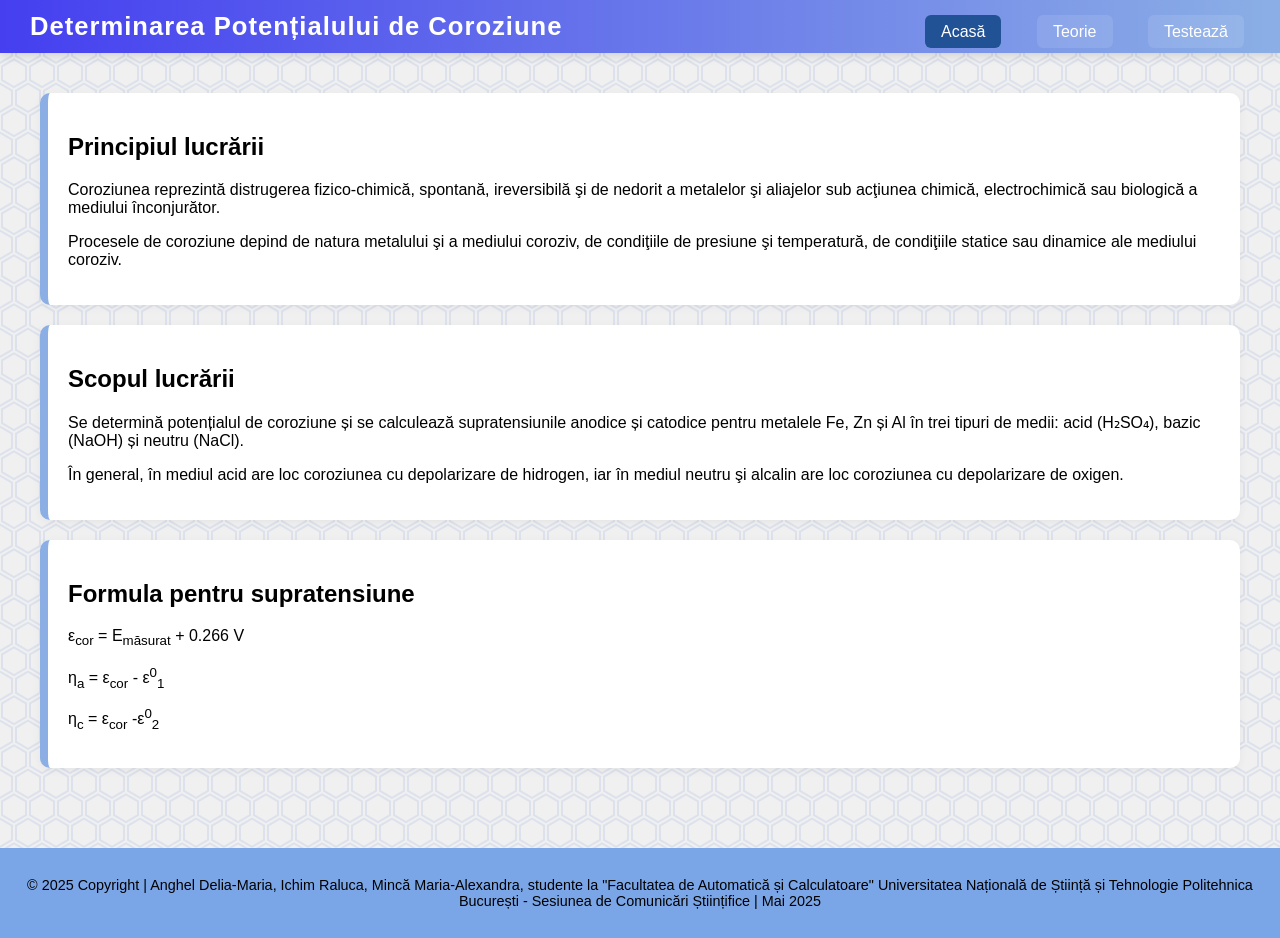
<file: index.html>
<!DOCTYPE html>
<html lang="ro">
<head>
  <meta charset="UTF-8">
  <title>Acasă - Coroziune</title>
  <link rel="stylesheet" href="style.css">
</head>
<body>
  <header>
    <h1>Determinarea Potențialului de Coroziune</h1>
    <nav>
      <a href="index.html" class="active">Acasă</a>
      <a href="teorie.html">Teorie</a>
      <a href="experimenteaza.html">Testează</a>
    </nav>
  </header>

  <main>
    <section>
      <h2>Principiul lucrării</h2>
      <p>Coroziunea reprezintă distrugerea fizico-chimică, spontană, ireversibilă şi de nedorit a 
metalelor şi aliajelor sub acţiunea chimică, electrochimică sau biologică a mediului 
înconjurător.</p>
      <p>Procesele de coroziune depind de natura metalului şi a mediului coroziv, de condiţiile 
de presiune şi temperatură, de condiţiile statice sau dinamice ale mediului coroziv. </p>
    </section>

    <section>
      <h2>Scopul lucrării</h2>
      <p>Se determină potențialul de coroziune și se calculează supratensiunile anodice și catodice pentru metalele Fe, Zn și Al în trei tipuri de medii: acid (H₂SO₄), bazic (NaOH) și neutru (NaCl).</p>
      <p> În general, în mediul acid are loc coroziunea cu depolarizare de hidrogen, iar în mediul 
neutru şi alcalin are loc coroziunea cu depolarizare de oxigen.</p>
    </section>

  
    <section>
      <h2>Formula pentru supratensiune</h2>
      <p>ε<sub>cor</sub> = E<sub>măsurat</sub> + 0.266 V</p>
      <p>η<sub>a</sub> = ε<sub>cor</sub> - ε<sup>0</sup><sub>1</sub></p>
      <p>η<sub>c</sub> = ε<sub>cor</sub> -ε<sup>0</sup><sub>2</sub></p>
    </section>

  </main>

  <footer>
   
    <p>&copy; 2025 Copyright | Anghel Delia-Maria, Ichim Raluca, Mincă Maria-Alexandra, studente la "Facultatea de Automatică și Calculatoare"

      Universitatea Națională de Știință și Tehnologie Politehnica București - Sesiunea de Comunicări Științifice | Mai 2025</p>
  </footer>
  <script>
    window.addEventListener('DOMContentLoaded', () => {
      document.body.classList.add('loaded');
    });
  
    const observer = new IntersectionObserver(entries => {
      entries.forEach(entry => {
        if (entry.isIntersecting) {
          entry.target.classList.add('visible');
        }
      });
    });
  
    document.querySelectorAll('section').forEach(section => {
      observer.observe(section);
    });
  </script>
  
</body>
</html>
</file>
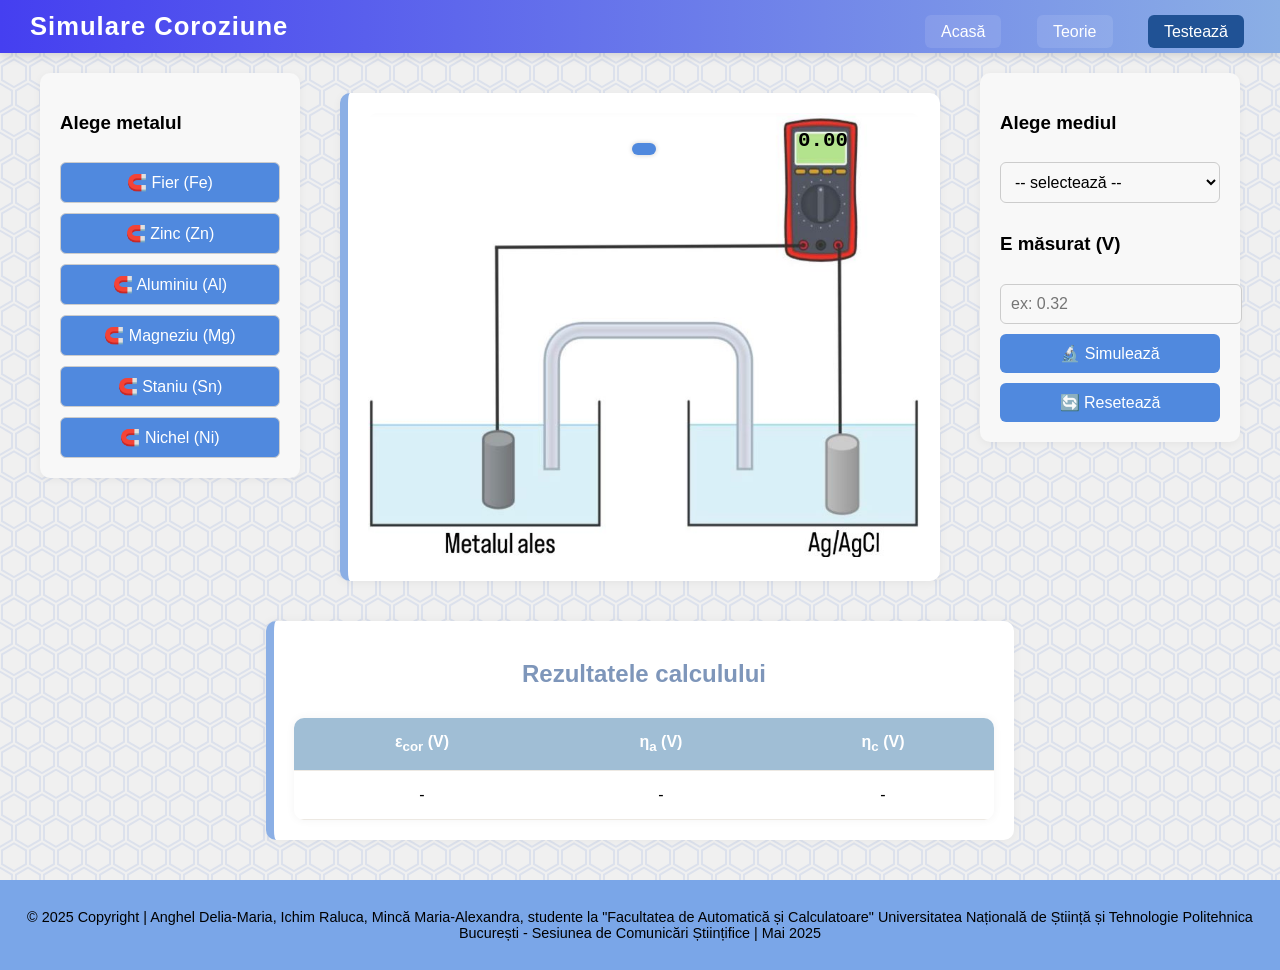
<file: experimenteaza.html>
<!DOCTYPE html>
<html lang="ro">

<head>
  <meta charset="UTF-8">
  <title>Testează - Coroziune</title>
  <link rel="stylesheet" href="style.css">
</head>

<body>
  <header>
    <h1>Simulare Coroziune</h1>
    <nav>
      <a href="index.html">Acasă</a>
      <a href="teorie.html">Teorie</a>
      <a href="experimenteaza.html" class="active">Testează</a>
    </nav>
  </header>

  <main class="layout-3col">
    <aside class="left-panel">
      <h3>Alege metalul</h3>
      <button onclick="selectMetal('Fe')">🧲 Fier (Fe)</button>
      <button onclick="selectMetal('Zn')">🧲 Zinc (Zn)</button>
      <button onclick="selectMetal('Al')">🧲 Aluminiu (Al)</button>
      <button onclick="selectMetal('Mg')">🧲 Magneziu (Mg)</button>
      <button onclick="selectMetal('Sn')">🧲 Staniu (Sn)</button>
      <button onclick="selectMetal('Ni')">🧲 Nichel (Ni)</button>
    </aside>
  
    <section class="lab-image-container">
      <img src="chemix.jpg" alt="Setup experimental" class="background-img">
      <div id="metal-label" class="metal-label"></div>
      <div class="multimetru-display">
        <input type="text" id="displayEm" readonly value="0.00  ">
      </div>
    </section>
  
    <aside class="right-panel">
      <h3>Alege mediul</h3>
      <select id="mediu" onchange="checkReady()">
        <option value="">-- selectează --</option>
        <option value="acid">Acid (H₂SO₄)</option>
        <option value="neutru">Neutru (NaCl)</option>
        <option value="bazic">Bazic (NaOH)</option>
      </select>
  
      <h3 style="margin-top: 30px;">E măsurat (V)</h3>
      <input type="number" id="em" placeholder="ex: 0.32" step="0.01" oninput="checkReady()">
      <div id="errorMsg" class="error-message"></div>

  
      <button id="simuleazaBtn" onclick="simuleaza()" disabled>🔬 Simulează</button>
      <button id="resetBtn" onclick="reseteaza()" style="margin-top: 10px;">🔄 Resetează</button>


    </aside>
  </main>
  
  
  <section class="results">
    <h2>Rezultatele calculului</h2>
    <div class="rezultat" id="rezultatBox"></div>
    <table>
      <thead>
        <tr>
          <th>ε<sub>cor</sub> (V)</th>
          <th>η<sub>a</sub> (V)</th>
          <th>η<sub>c</sub> (V)</th>
        </tr>
      </thead>
      <tbody>
        <tr>
          <td id="epsilon_cor">-</td>
          <td id="eta_a">-</td>
          <td id="eta_c">-</td>
        </tr>
      </tbody>
    </table>
  </section>
  
  <footer>
    <p>&copy; 2025 Copyright | Anghel Delia-Maria, Ichim Raluca, Mincă Maria-Alexandra, studente la "Facultatea de Automatică și Calculatoare"

      Universitatea Națională de Știință și Tehnologie Politehnica București - Sesiunea de Comunicări Științifice | Mai 2025</p>
  </footer>
  <script>
    window.addEventListener('DOMContentLoaded', () => {
      document.body.classList.add('loaded');
    });

    const observer = new IntersectionObserver(entries => {
      entries.forEach(entry => {
        if (entry.isIntersecting) {
          entry.target.classList.add('visible');
        }
      });
    });

    document.querySelectorAll('section').forEach(section => {
      observer.observe(section);
    });
  </script>

  <script src="script.js"></script>
</body>

</html>
</file>
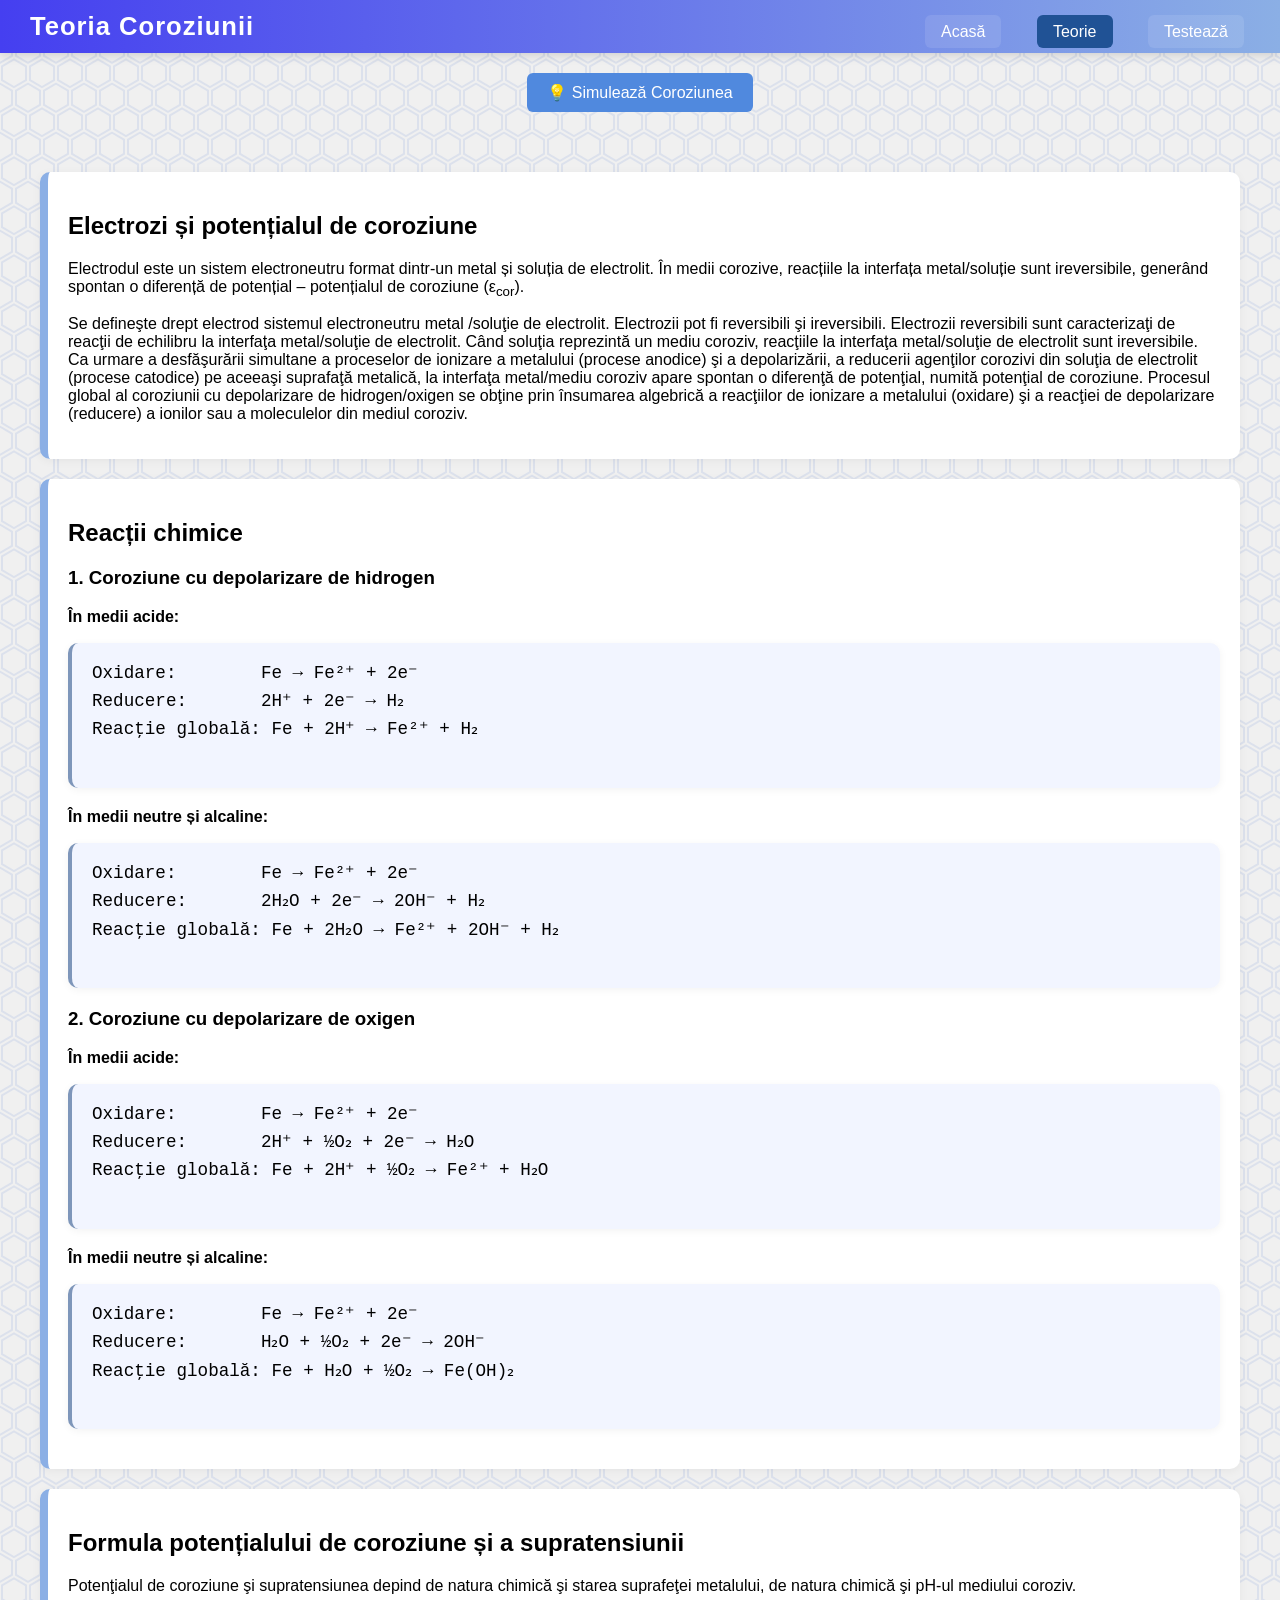
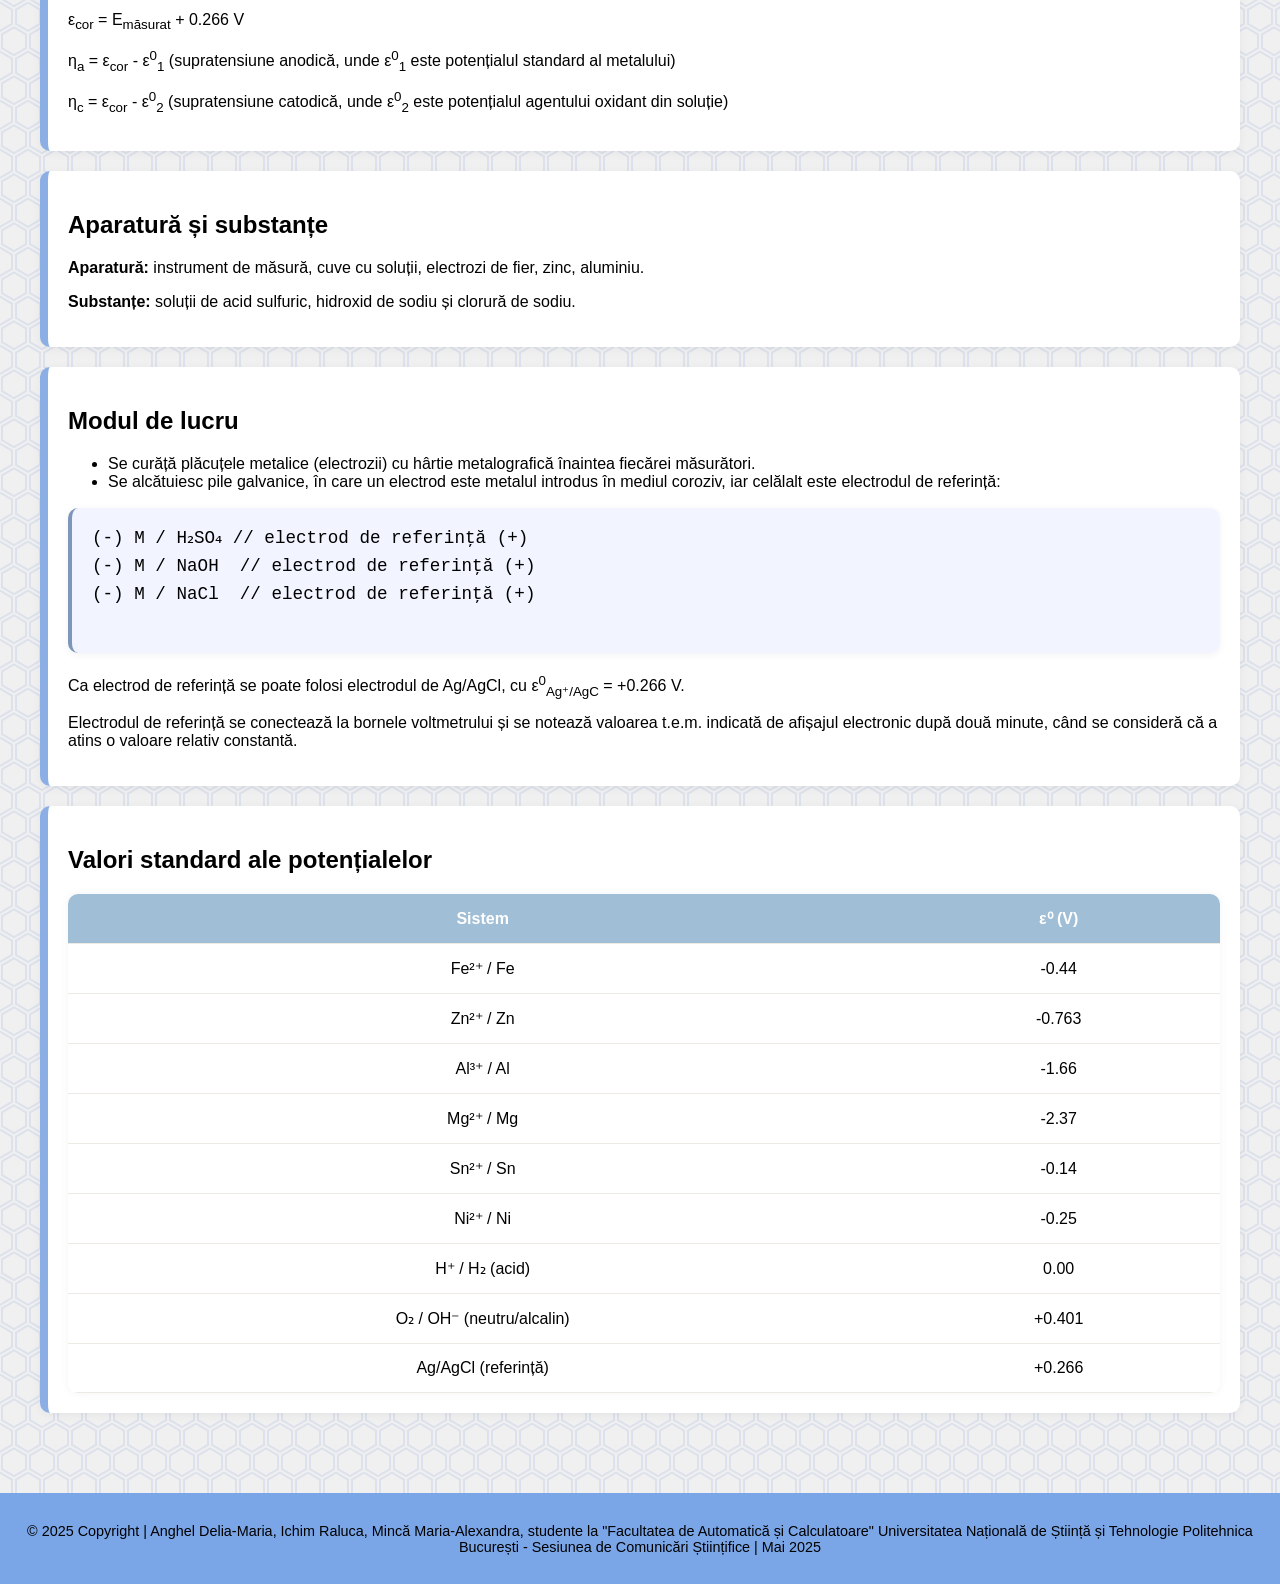
<file: teorie.html>
<!DOCTYPE html>
<html lang="ro">

<head>
  <meta charset="UTF-8">
  <title>Teorie - Coroziune</title>
  <link rel="stylesheet" href="style.css">
</head>

<body>
  <header>
    <h1>Teoria Coroziunii</h1>
    <nav>
      <a href="index.html">Acasă</a>
      <a href="teorie.html" class="active">Teorie</a>
      <a href="experimenteaza.html">Testează</a>
    </nav>
  </header>
  <div class="center">
    <a href="experimenteaza.html">
      <button>💡 Simulează Coroziunea</button>
    </a>
  </div>

  <main>

    <section>
      <h2>Electrozi și potențialul de coroziune</h2>
      <p>
        Electrodul este un sistem electroneutru format dintr-un metal și soluția de electrolit. În medii corozive,
        reacțiile la interfața metal/soluție sunt ireversibile, generând spontan o diferență de potențial – potențialul
        de coroziune (ε<sub>cor</sub>).</p>
      <p>Se defineşte drept electrod sistemul electroneutru metal /soluţie de electrolit. Electrozii
        pot fi reversibili şi ireversibili. Electrozii reversibili sunt caracterizaţi de reacţii de echilibru la
        interfaţa metal/soluţie de electrolit. Când soluţia reprezintă un mediu coroziv, reacţiile la
        interfaţa metal/soluţie de electrolit sunt ireversibile. Ca urmare a desfăşurării simultane a
        proceselor de ionizare a metalului (procese anodice) şi a depolarizării, a reducerii agenţilor
        corozivi din soluţia de electrolit (procese catodice) pe aceeaşi suprafaţă metalică, la interfaţa
        metal/mediu coroziv apare spontan o diferenţă de potenţial, numită potenţial de coroziune.
        Procesul global al coroziunii cu depolarizare de hidrogen/oxigen se obţine prin
        însumarea algebrică a reacţiilor de ionizare a metalului (oxidare) şi a reacţiei de depolarizare
        (reducere) a ionilor sau a moleculelor din mediul coroziv.</p>
    </section>

    <section>
      <h2>Reacții chimice</h2>

      <h3>1. Coroziune cu depolarizare de hidrogen</h3>

      <strong>În medii acide:</strong>
      <pre>
Oxidare:        Fe → Fe²⁺ + 2e⁻
Reducere:       2H⁺ + 2e⁻ → H₂
Reacție globală: Fe + 2H⁺ → Fe²⁺ + H₂
      </pre>

      <strong>În medii neutre și alcaline:</strong>
      <pre>
Oxidare:        Fe → Fe²⁺ + 2e⁻
Reducere:       2H₂O + 2e⁻ → 2OH⁻ + H₂
Reacție globală: Fe + 2H₂O → Fe²⁺ + 2OH⁻ + H₂
      </pre>

      <h3>2. Coroziune cu depolarizare de oxigen</h3>

      <strong>În medii acide:</strong>
      <pre>
Oxidare:        Fe → Fe²⁺ + 2e⁻
Reducere:       2H⁺ + ½O₂ + 2e⁻ → H₂O
Reacție globală: Fe + 2H⁺ + ½O₂ → Fe²⁺ + H₂O
      </pre>

      <strong>În medii neutre și alcaline:</strong>
      <pre>
Oxidare:        Fe → Fe²⁺ + 2e⁻
Reducere:       H₂O + ½O₂ + 2e⁻ → 2OH⁻
Reacție globală: Fe + H₂O + ½O₂ → Fe(OH)₂
      </pre>
    </section>

    <section>
      <h2>Formula potențialului de coroziune și a supratensiunii</h2>
      <p> Potenţialul de coroziune şi supratensiunea depind de natura chimică şi starea suprafeţei
        metalului, de natura chimică şi pH-ul mediului coroziv.</p>
      <p>ε<sub>cor</sub> = E<sub>măsurat</sub> + 0.266 V</p>
      <p>η<sub>a</sub> = ε<sub>cor</sub> - ε<sup>0</sup><sub>1</sub> (supratensiune anodică, unde ε<sup>0</sup><sub>1</sub> este potențialul standard al metalului)</p>
      <p>η<sub>c</sub> = ε<sub>cor</sub> - ε<sup>0</sup><sub>2</sub> (supratensiune catodică, unde ε<sup>0</sup><sub>2</sub> este potențialul agentului oxidant din soluție)</p>
    </section>

    <section class="theory-section">
      <h2>Aparatură și substanțe</h2>
      <p><strong>Aparatură:</strong> instrument de măsură, cuve cu soluții, electrozi de fier, zinc, aluminiu.</p>
      <p><strong>Substanțe:</strong> soluții de acid sulfuric, hidroxid de sodiu și clorură de sodiu.</p>
    </section>
    <section class="theory-section">
      <h2>Modul de lucru</h2>
      <ul>
        <li>Se curăță plăcuțele metalice (electrozii) cu hârtie metalografică înaintea fiecărei măsurători.</li>
        <li>Se alcătuiesc pile galvanice, în care un electrod este metalul introdus în mediul coroziv, iar celălalt este
          electrodul de referință:</li>
      </ul>

      <pre>
(-) M / H₂SO₄ // electrod de referință (+)
(-) M / NaOH  // electrod de referință (+)
(-) M / NaCl  // electrod de referință (+)
  </pre>

      <p>
        Ca electrod de referință se poate folosi electrodul de Ag/AgCl, cu
        ε<sup>0</sup><sub>Ag⁺/AgC</sub> = +0.266 V.
      </p>
      <p>
        Electrodul de referință se conectează la bornele voltmetrului și se notează valoarea t.e.m. indicată de afișajul
        electronic după două minute, când se consideră că a atins o valoare relativ constantă.
      </p>
    </section>

    <section>
      <h2>Valori standard ale potențialelor</h2>
      <table>
        <thead>
          <tr>
            <th>Sistem</th>
            <th>ε⁰ (V)</th>
          </tr>
        </thead>
        <tbody>
          <tr>
            <td>Fe²⁺ / Fe</td>
            <td>-0.44</td>
          </tr>
          <tr>
            <td>Zn²⁺ / Zn</td>
            <td>-0.763</td>
          </tr>
          <tr>
            <td>Al³⁺ / Al</td>
            <td>-1.66</td>
          </tr>
          <tr>
            <td>Mg²⁺ / Mg</td>
            <td>-2.37</td>
          </tr>
          <tr>
            <td>Sn²⁺ / Sn</td>
            <td>-0.14</td>
          </tr>
          <tr>
            <td>Ni²⁺ / Ni</td>
            <td>-0.25</td>
          </tr>
          <tr>
            <td>H⁺ / H₂ (acid)</td>
            <td>0.00</td>
          </tr>
          <tr>
            <td>O₂ / OH⁻ (neutru/alcalin)</td>
            <td>+0.401</td>
          </tr>
          <tr>
            <td>Ag/AgCl (referință)</td>
            <td>+0.266</td>
          </tr>
        </tbody>
      </table>
    </section>
  </main>

  <footer>

    <p>&copy; 2025 Copyright | Anghel Delia-Maria, Ichim Raluca, Mincă Maria-Alexandra, studente la "Facultatea de
      Automatică și Calculatoare"

      Universitatea Națională de Știință și Tehnologie Politehnica București - Sesiunea de Comunicări Științifice | Mai
      2025</p>
  </footer>

  <script>
    window.addEventListener('DOMContentLoaded', () => {
      document.body.classList.add('loaded');
    });

    const observer = new IntersectionObserver(entries => {
      entries.forEach(entry => {
        if (entry.isIntersecting) {
          entry.target.classList.add('visible');
        }
      });
    });

    document.querySelectorAll('section').forEach(section => {
      observer.observe(section);
    });
  </script>

</body>

</html>
</file>
<file: style.css>
@import url('https://fonts.googleapis.com/css2?family=Inter:wght@400;600&display=swap');

body {
  font-family: 'Inter', sans-serif;
  margin: 0;
  padding: 0;
  background-color: #f2f5ff;
  background-image: url("data:image/svg+xml,%3Csvg xmlns='http://www.w3.org/2000/svg' width='28' height='49' viewBox='0 0 28 49'%3E%3Cg fill-rule='evenodd'%3E%3Cg id='hexagons' fill='%237896dc' fill-opacity='0.16' fill-rule='nonzero'%3E%3Cpath d='M13.99 9.25l13 7.5v15l-13 7.5L1 31.75v-15l12.99-7.5zM3 17.9v12.7l10.99 6.34 11-6.35V17.9l-11-6.34L3 17.9zM0 15l12.98-7.5V0h-2v6.35L0 12.69v2.3zm0 18.5L12.98 41v8h-2v-6.85L0 35.81v-2.3zM15 0v7.5L27.99 15H28v-2.31h-.01L17 6.35V0h-2zm0 49v-8l12.99-7.5H28v2.31h-.01L17 42.15V49h-2z'/%3E%3C/g%3E%3C/g%3E%3C/svg%3E");
}



header {
  background: #7E96BA;
  color: white;
  padding: 20px;
  text-align: center;
  box-shadow: 0 2px 10px rgba(0, 0, 0, 0.1);
}

header h1 {
  margin: 0;
  font-size: 2em;
  letter-spacing: 1px;
}

nav {
  margin-top: 10px;
}

nav a {
  color: white;
  text-decoration: none;
  padding: 8px 16px;
  margin: 0 6px;
  border-radius: 6px;
  background-color: rgba(255, 255, 255, 0.1);
  transition: background 0.3s;
}

nav a:hover,
nav .active {
  background-color: #205295;
}

main {
  padding: 20px 40px;
}

/*sectiuni*/

section {
  background-color: white;
  margin: 20px 0;
  padding: 20px;
  border-left: 8px solid #8bafe5;
  /* Dusty Blue */
  border-radius: 10px;
  box-shadow: 0px 2px 10px rgba(0, 0, 0, 0.05);
  transition: transform 0.3s;
}

section:hover {
  transform: scale(1.01);
}

/* TABEL*/

table {
  width: 100%;
  border-collapse: collapse;
  margin-top: 20px;
  background: #ffffff;
  box-shadow: 0 0 10px rgba(0, 0, 0, 0.05);
  border-radius: 10px;
  overflow: hidden;
}

th,
td {
  padding: 15px;
  text-align: center;
  border-bottom: 1px solid #EDE9E3;
}

th {
  background-color: #A0BED5;
  /* Dusty Blue */
  color: #fff;
}

tr:hover {
  background-color: #C8DEDC;
  /* Moss */
}


input[type="number"],
select {
  padding: 8px;
  border: 1px solid #ccc;
  border-radius: 6px;
  width: 100%;
  background-color: #F8F8F8;
}

/*BUTOANE*/

.btn-group {
  margin-top: 20px;
  text-align: center;
}

.btn-group button {
  padding: 10px 20px;
  margin: 0 10px;
  background-color: #7E96BA;
  /* Blue Mecca */
  color: white;
  border: none;
  border-radius: 6px;
  font-size: 16px;
  cursor: pointer;
  transition: background 0.3s, transform 0.2s ease-in-out;
}

.btn-group button:hover {
  background-color: #A0BED5;
  /* Dusty Blue */
  transform: scale(1.05);
}

button.pulse {
  transition: background 0.3s, transform 0.2s ease-in-out;
}

button.pulse:hover {
  transform: scale(1.05);
  background-color: #A0BED5;
  /* Dusty Blue */
}



/*FOOTER*/

footer {
  text-align: center;
  padding: 15px;
  background-color: #7aa6e8;
  /* Moss */
  font-size: 0.9em;
  color: #000000;
  margin-top: 40px;
}

/* FORMULAR INTERACTIV */
.card-form {
  background-color: #ffffff;
  border-left: 6px solid #A0BED5;
  padding: 25px;
  border-radius: 10px;
  box-shadow: 0 2px 10px rgba(0, 0, 0, 0.08);
  max-width: 600px;
  margin: 0 auto 30px;
}

.form-row {
  margin-bottom: 15px;
}

.form-row label {
  display: block;
  font-weight: bold;
  margin-bottom: 5px;
}

.form-row select,
.form-row input {
  width: 100%;
  padding: 10px;
  border: 1px solid #ccc;
  border-radius: 6px;
  font-size: 16px;
  background-color: #F8F8F8;
}

/* TABELUL DE REZULTATE */
.results {
  background-color: white;
  padding: 20px;
  border-radius: 10px;
  max-width: 700px;
  margin: 0 auto;
  box-shadow: 0 0 10px rgba(0, 0, 0, 0.05);
}

.results h2 {
  text-align: center;
  color: #7E96BA;
}

body {
  font-family: Arial, sans-serif;
  margin: 0;
  background-color: #f0f0f0;
}

header {
  background-color: #7E96BA;
  color: white;
  text-align: center;
  padding: 20px;
}


.components {
  text-align: center;
  margin: 30px auto;
}

.center {
  text-align: center;
  margin: 20px;
}

button,
#simuleazaBtn,
#resetBtn {
  padding: 10px 20px;
  font-size: 16px;
  background-color: #5089de;
  color: white;
  border: none;
  border-radius: 6px;
  cursor: pointer;
  font-weight: 500;
  transition: background-color 0.3s ease;
}

button:hover,
#simuleazaBtn:hover,
#resetBtn:hover {
  background-color: #144ea6;
}

button:disabled {
  background-color: #ccc;
  color: white;
  cursor: not-allowed;
}


.rezultat {
  text-align: center;
  margin-top: 30px;
  font-size: 1.2em;
  color: #444;
}

/* Fade-in*/
body {
  opacity: 0;
  transition: opacity 0.6s ease-in-out;
}

body.loaded {
  opacity: 1;
}

/* Scroll ANIMATIE */
section {
  opacity: 0;
  transform: translateY(20px);
  transition: all 0.6s ease;
}

section.visible {
  opacity: 1;
  transform: none;
}

/* Buton efec de puls */
@keyframes pulseOnce {
  0% {
    transform: scale(1);
  }

  50% {
    transform: scale(1.07);
  }

  100% {
    transform: scale(1);
  }
}

.btn-group button:active {
  animation: pulseOnce 0.3s ease;
}



.flex-container {
  display: flex;
  gap: 40px;
  align-items: flex-start;
}

.sidebar {
  flex: 0 0 250px;
  background-color: #ffffff;
  padding: 20px;
  border-radius: 10px;
  box-shadow: 0 2px 10px rgba(0, 0, 0, 0.05);
}

.sidebar button,
.sidebar select,
.sidebar input {
  width: 100%;
  margin-top: 10px;
  padding: 10px;
  font-size: 16px;
  border-radius: 6px;
  border: 1px solid #ccc;
}

.layout-3col {
  display: flex;
  justify-content: space-between;
  gap: 40px;
  align-items: flex-start;
  max-width: 1200px;
  margin: 0 auto;
}

.left-panel,
.right-panel {
  flex: 0 0 220px;
  background-color: #f8f8f8;
  padding: 20px;
  border-radius: 10px;
  box-shadow: 0 2px 8px rgba(0, 0, 0, 0.05);
}

.left-panel button,
.right-panel select,
.right-panel input,
.right-panel button {
  width: 100%;
  margin-top: 10px;
  padding: 10px;
  font-size: 16px;
  border-radius: 6px;
  border: 1px solid #ccc;
}

.lab-image-container {
  position: relative;
  width: 779px;
  height: auto;
}

.background-img {
  width: 100%;
  border-radius: 10px;
}

.metal-label {
  position: absolute;
  top: 50px;
  left: 50%;
  transform: translateX(-50%);
  background-color: #5089de;
  color: white;
  padding: 6px 12px;
  border-radius: 8px;
  font-weight: bold;
  box-shadow: 0 0 5px rgba(0, 0, 0, 0.2);
}

.multimetru-display {
  position: absolute;
  top: 35px;
  right: 70px;
  background: none;
}

.multimetru-display input {
  font-family: 'Courier New', monospace;
  font-size: 1.3em;
  background: none;
  border: none;
  text-align: center;
  color: black;
  font-weight: bold;
  width: 70px;
}


.pulse {
  animation: pulseDisplay 0.7s ease-in-out;
}

@keyframes pulseDisplay {
  0% {
    background-color: #eaf6ff;
  }

  50% {
    background-color: #cdefff;
  }

  100% {
    background-color: #eaf6ff;
  }
}

#resetBtn {
  padding: 10px;
  border: none;
  border-radius: 6px;
  cursor: pointer;
  font-size: 16px;
  background-color: #5089de;
  transition: background-color 0.3s;
}

input.input-error {
  border: 2px solid #c62828;
  background-color: #fff0f0;
}
button:hover {
  background-color: #205295;
  transform: scale(1.05);
  box-shadow: 0 4px 12px rgba(0, 0, 0, 0.15);
  transition: all 0.3s ease;
}
.left-panel button:hover {
  background-color: #144ea6;
  color: white;
  border: 1px solid #205295;
}
.results table:hover {
  transform: scale(1.01);
  transition: transform 0.3s ease;
}
input:hover, select:hover {
  box-shadow: 0 0 8px rgba(126, 150, 186, 0.3);
  transition: box-shadow 0.3s ease;
}
header {
  background: linear-gradient(to right, #453ff0, #8bafe5);
  padding: 12px 30px;
  display: flex;
  justify-content: space-between;
  align-items: center;
  color: white;
  font-family: 'Segoe UI', sans-serif;
  box-shadow: 0 2px 10px rgba(0,0,0,0.15);
}

header h1 {
  font-size: 1.6em;
  margin: 0;
  letter-spacing: 1px;
}

nav a {
  color: white;
  text-decoration: none;
  margin-left: 25px;
  position: relative;
  font-weight: 500;
  transition: color 0.3s ease;
}

nav a:hover {
  color: #ffe082;
}

nav a::after {
  content: "";
  position: absolute;
  left: 0;
  bottom: -5px;
  width: 0%;
  height: 2px;
  background-color: #ffe082;
  transition: width 0.3s ease;
}

nav a:hover::after {
  width: 100%;
}
pre {
  background-color: #f2f5ff;
  padding: 16px 20px;
  border-radius: 10px;
  font-size: 1.1em;
  line-height: 1.6;
  border-left: 4px solid #7E96BA;
  overflow-x: auto;
  margin-bottom: 20px;
  box-shadow: 0 2px 8px rgba(0, 0, 0, 0.05);
  font-family: "Courier New", monospace;
}
</file>
